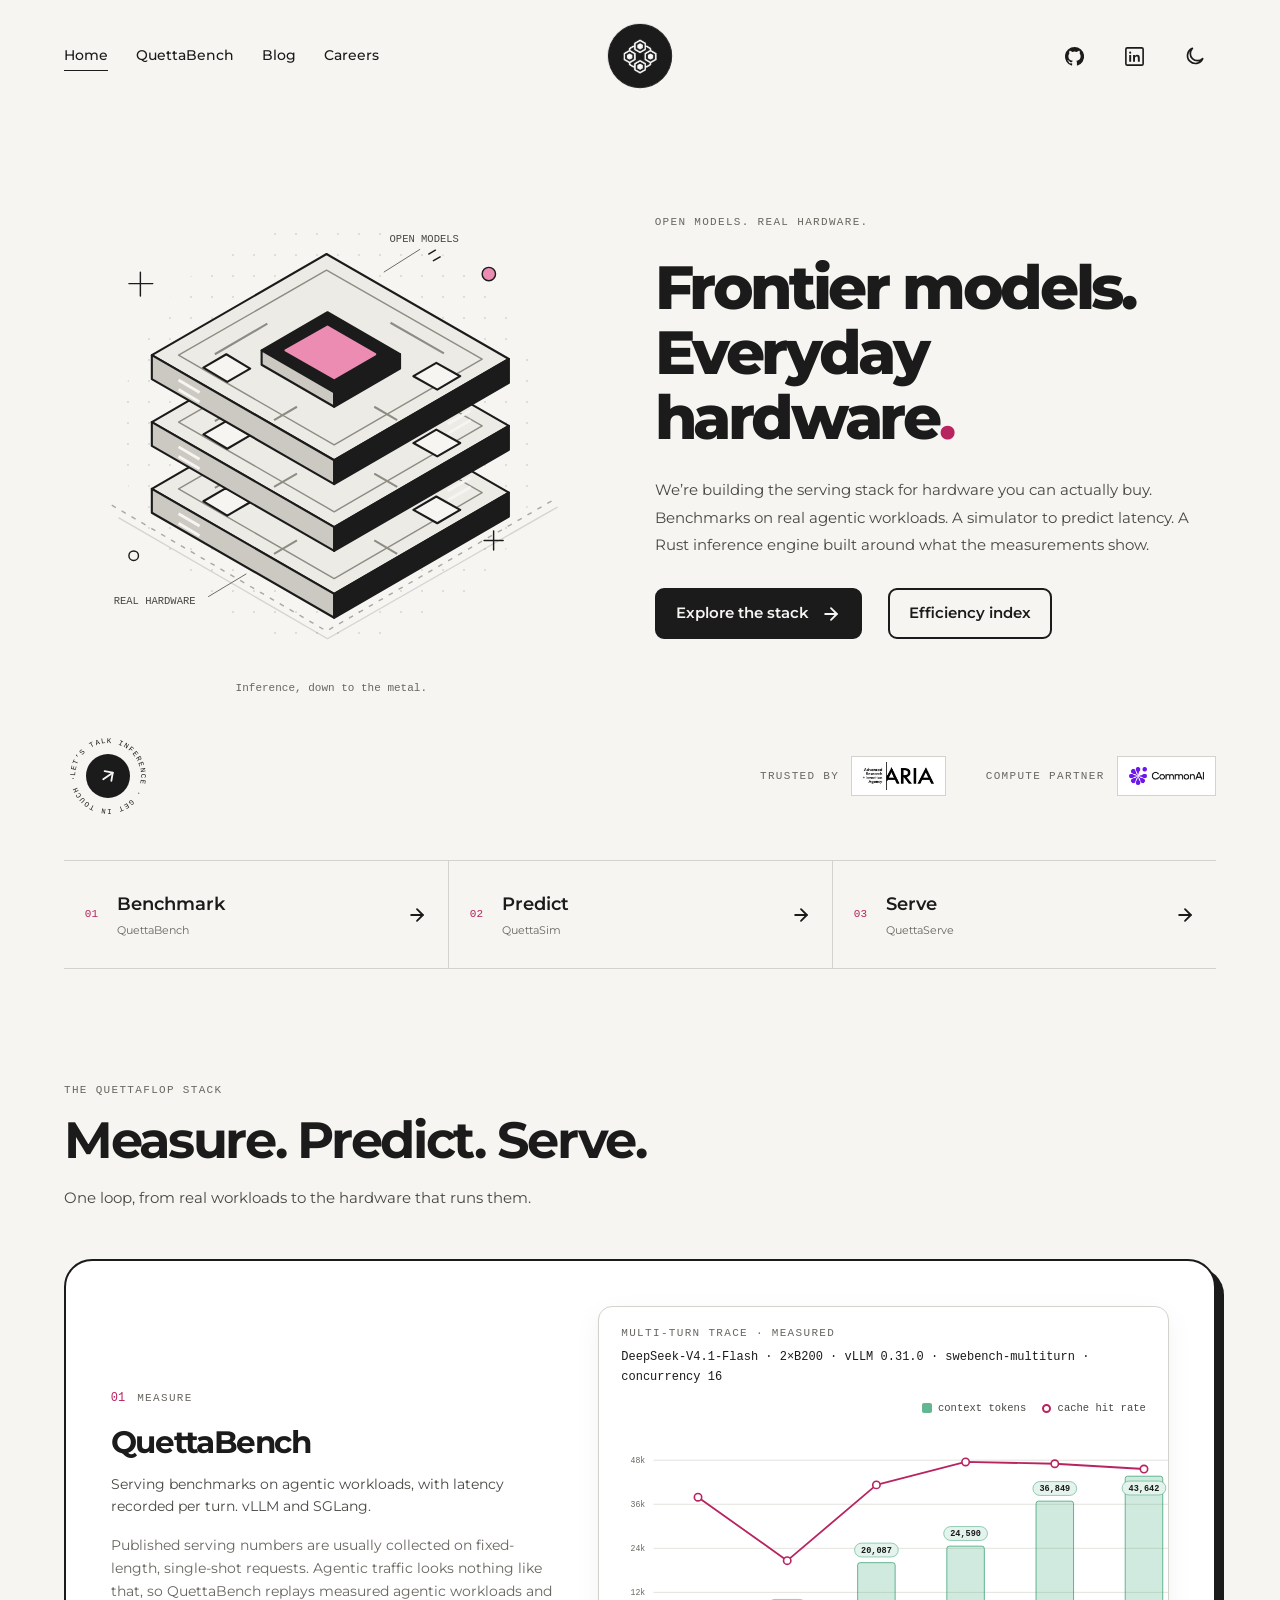
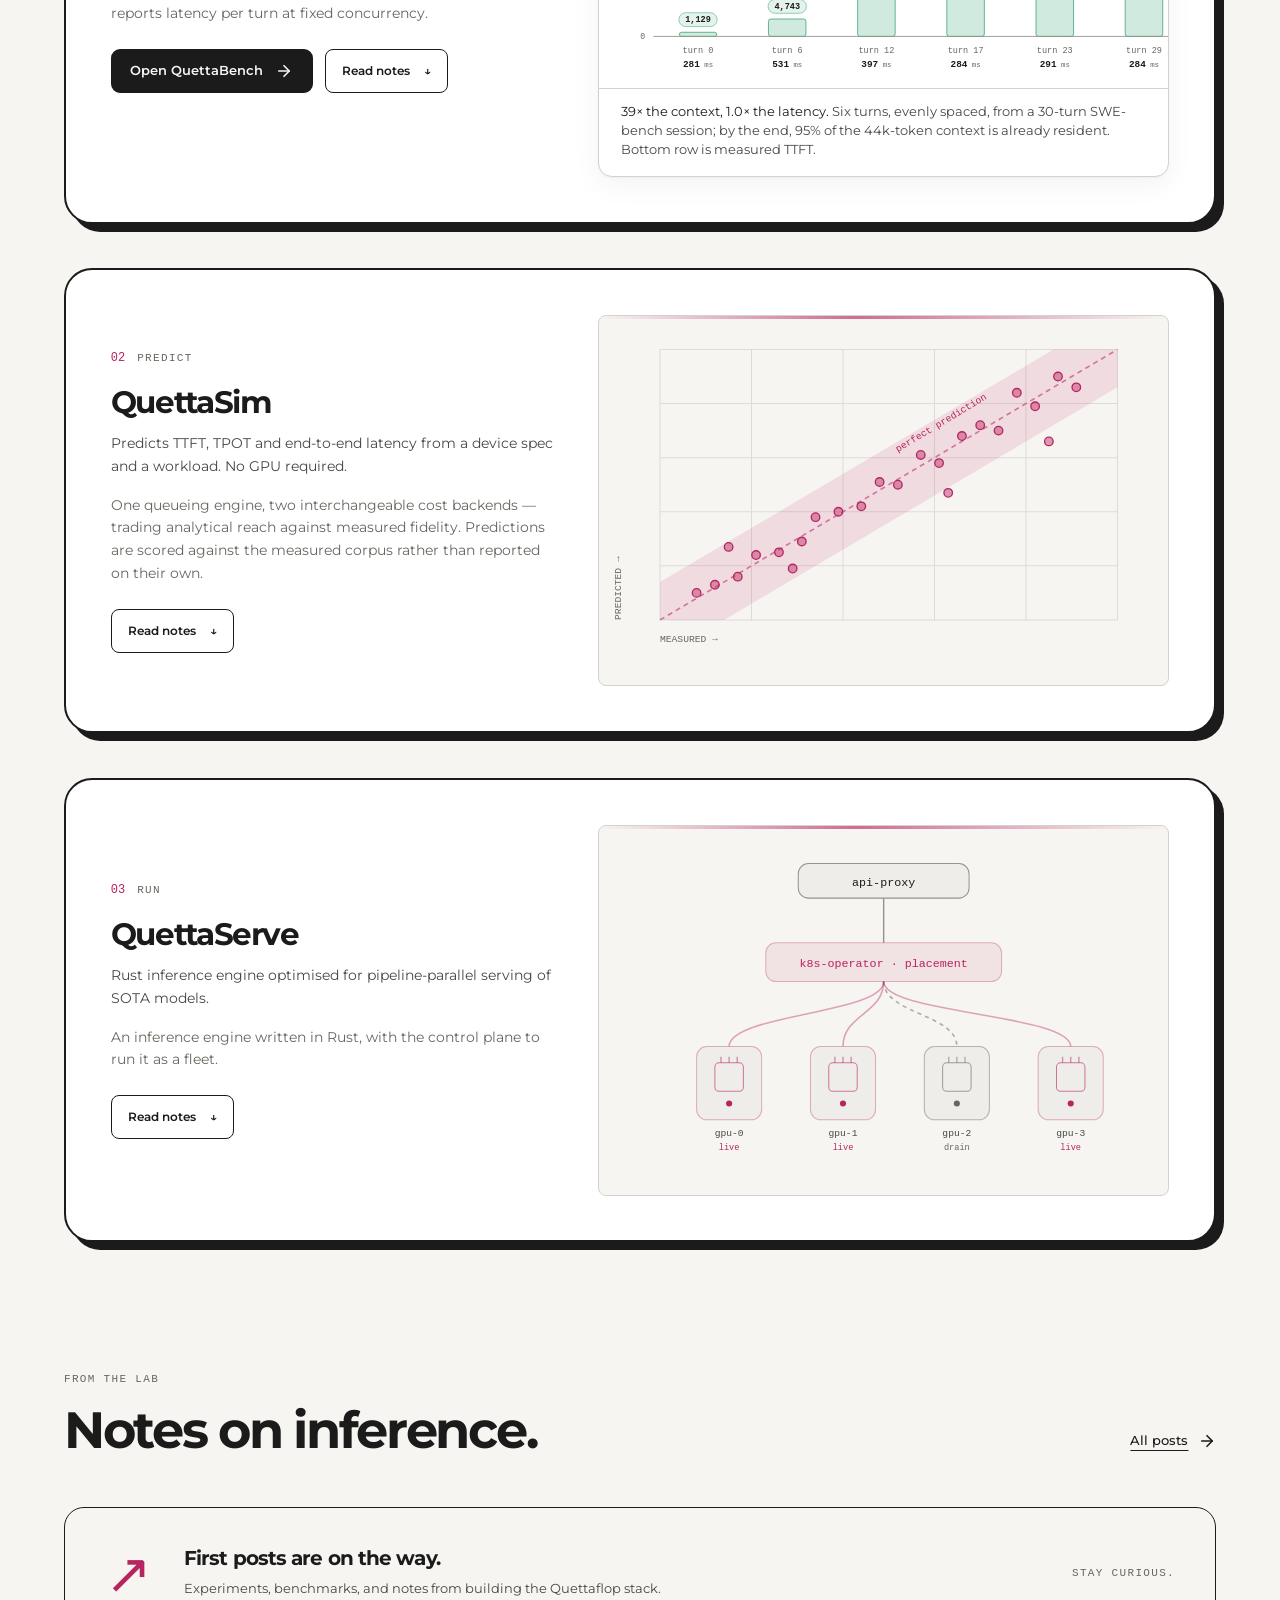
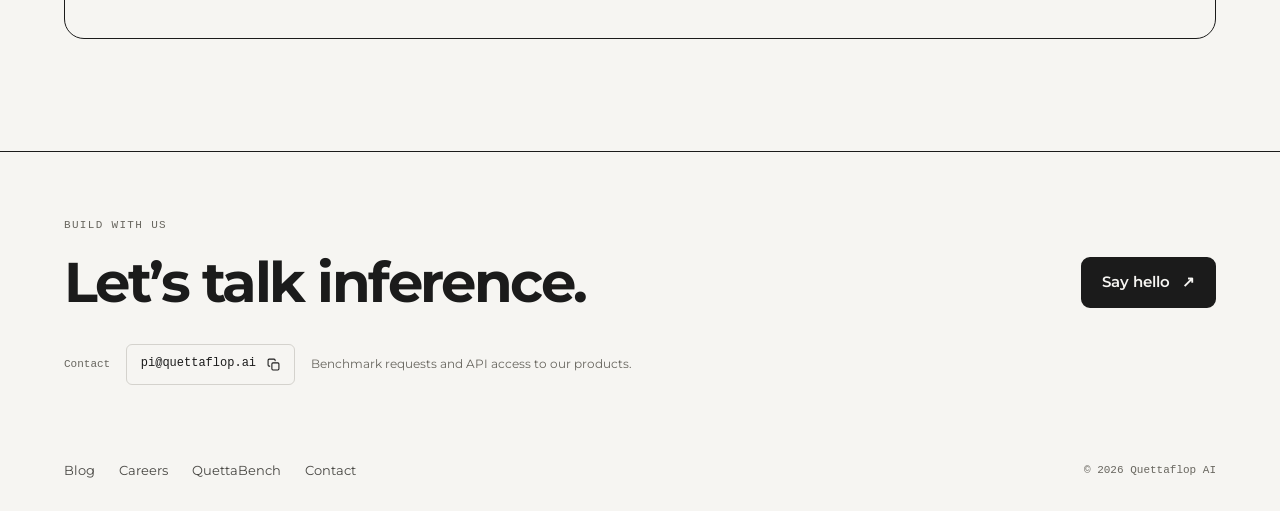
<file: index.html>
<!doctype html>
<html lang="en" data-theme="light">
  <head>
    <meta charset="UTF-8" />
    <meta name="viewport" content="width=device-width, initial-scale=1.0" />
    <title>Quettaflop AI</title>
    <meta
      name="description"
      content="Benchmarks, a latency simulator, a results dashboard and a serving stack for LLM inference on agent workloads. 5,756 measured runs across 14 hardware configurations."
    />
    <meta name="theme-color" content="#f6f5f2" />
    <script>
      try {
        var t = localStorage.getItem('qf-theme');
        if (t === 'light' || t === 'dark') document.documentElement.setAttribute('data-theme', t);
      } catch (e) {}
    </script>
    <link rel="icon" type="image/png" sizes="32x32" href="/favicon-32.png" />
    <link rel="icon" type="image/png" href="/favicon.png" />
    <link rel="apple-touch-icon" href="/apple-touch-icon.png" />
    <meta property="og:title" content="Quettaflop AI" />
    <meta
      property="og:description"
      content="5,756 measured benchmark runs across 14 hardware configurations, and a simulator scored against them."
    />
    <meta property="og:type" content="website" />
    <script type="module" crossorigin src="/assets/site-CkLRjYSk.js"></script>
    <link rel="stylesheet" crossorigin href="/assets/site-CpWczqE0.css">
  </head>
  <body>
    <div id="root"></div>
    <!-- The marketing entry. It reaches ONLY into src/site/ — never src/App.tsx,
         src/dataUrls.ts or src/env.ts — so no dashboard code or R2 endpoint can
         reach this bundle. scripts/check-site-bundle.mjs enforces that. -->
  </body>
</html>
</file>
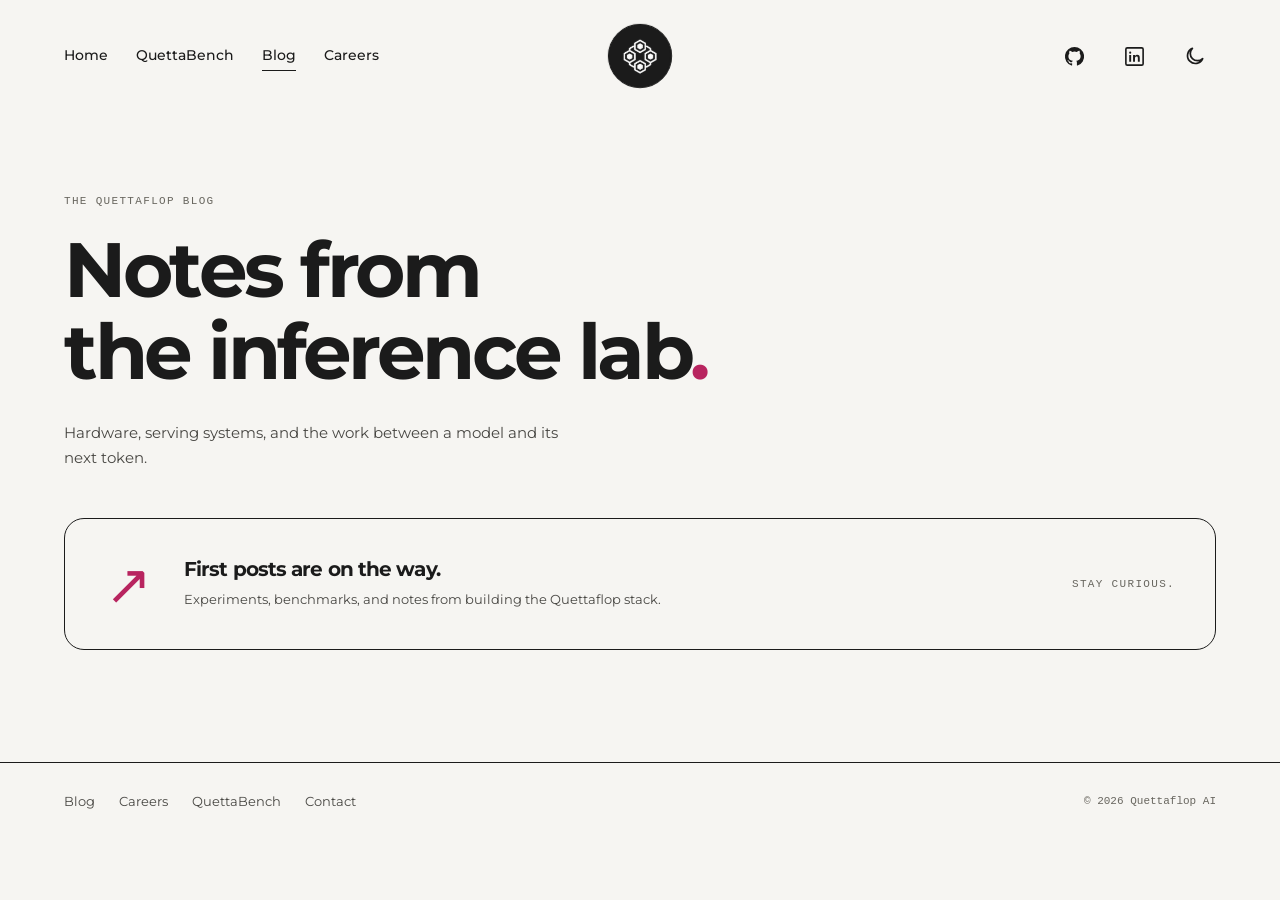
<file: blog/index.html>
<!doctype html>
<html lang="en" data-theme="light">
  <head>
    <meta charset="UTF-8" />
    <meta name="viewport" content="width=device-width, initial-scale=1.0" />
    <title>Blog — Quettaflop AI</title>
    <meta
      name="description"
      content="Hardware, serving systems, and notes from the Quettaflop inference lab."
    />
    <meta name="theme-color" content="#f6f5f2" />
    <script>
      try {
        var t = localStorage.getItem('qf-theme');
        if (t === 'light' || t === 'dark') document.documentElement.setAttribute('data-theme', t);
      } catch (e) {}
    </script>
    <link rel="icon" type="image/png" sizes="32x32" href="/favicon-32.png" />
    <link rel="icon" type="image/png" href="/favicon.png" />
    <link rel="apple-touch-icon" href="/apple-touch-icon.png" />
    <meta property="og:title" content="Blog — Quettaflop AI" />
    <meta
      property="og:description"
      content="Hardware, serving systems, and notes from the Quettaflop inference lab."
    />
    <meta property="og:type" content="website" />
    <script type="module" crossorigin src="/assets/site-CkLRjYSk.js"></script>
    <link rel="stylesheet" crossorigin href="/assets/site-CpWczqE0.css">
  </head>
  <body>
    <div id="root"></div>
    <!-- The marketing entry. It reaches ONLY into src/site/ — never src/App.tsx,
         src/dataUrls.ts or src/env.ts — so no dashboard code or R2 endpoint can
         reach this bundle. scripts/check-site-bundle.mjs enforces that. -->
  </body>
</html>
</file>
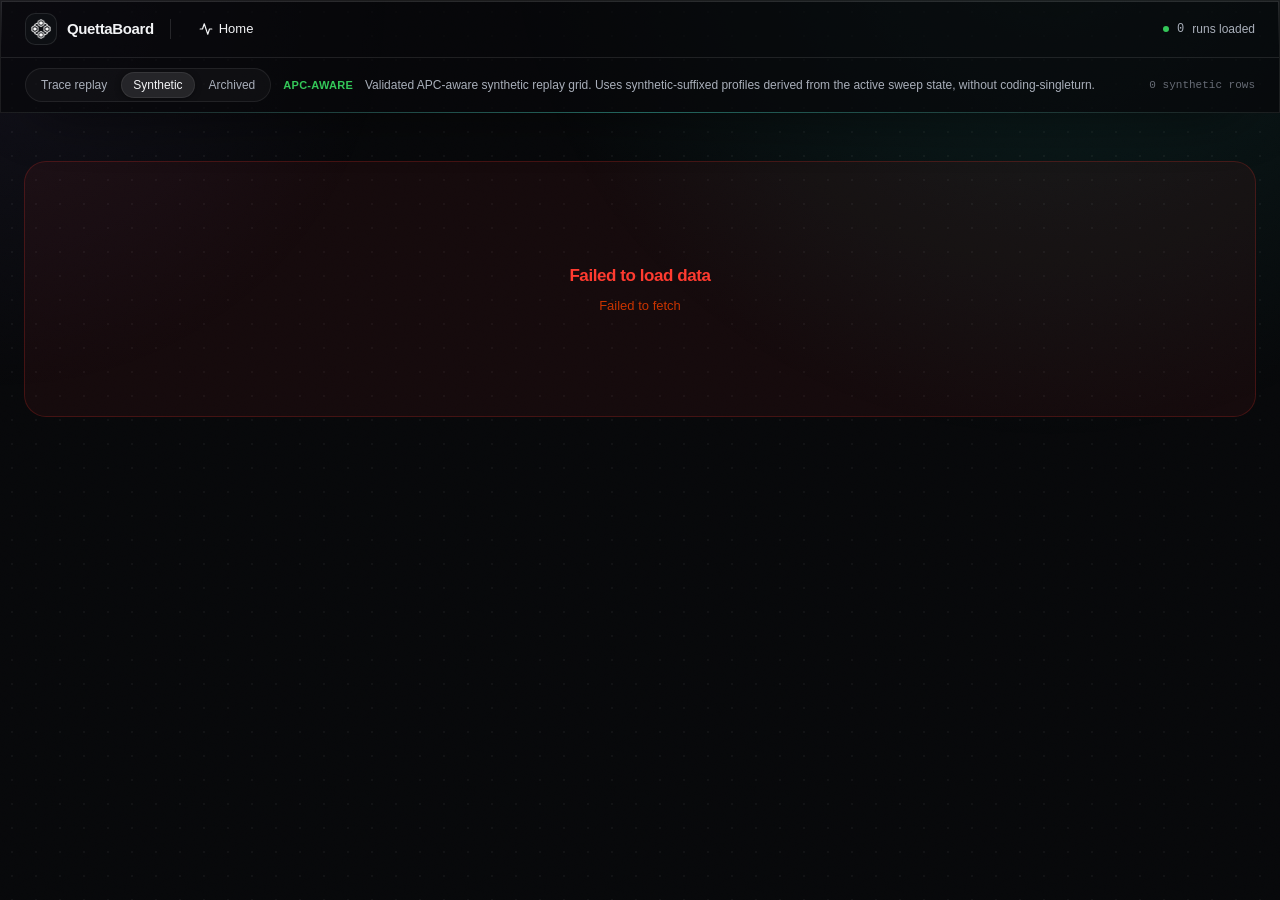
<file: board/index.html>
<!doctype html>
<html lang="en">
  <head>
    <meta charset="UTF-8" />
    <meta name="viewport" content="width=device-width, initial-scale=1.0" />
    <title>QuettaBoard</title>
    <link rel="icon" type="image/png" sizes="32x32" href="/board/favicon-32.png" />
    <link rel="icon" type="image/png" href="/board/favicon.png" />
    <link rel="apple-touch-icon" href="/board/apple-touch-icon.png" />
    <meta name="theme-color" content="#0d0f13" />
    <script type="module" crossorigin src="/board/assets/index-BpDyaGqx.js"></script>
    <link rel="stylesheet" crossorigin href="/board/assets/index-D9kHjcVP.css">
  </head>
  <body>
    <div id="root"></div>
  </body>
</html>
</file>
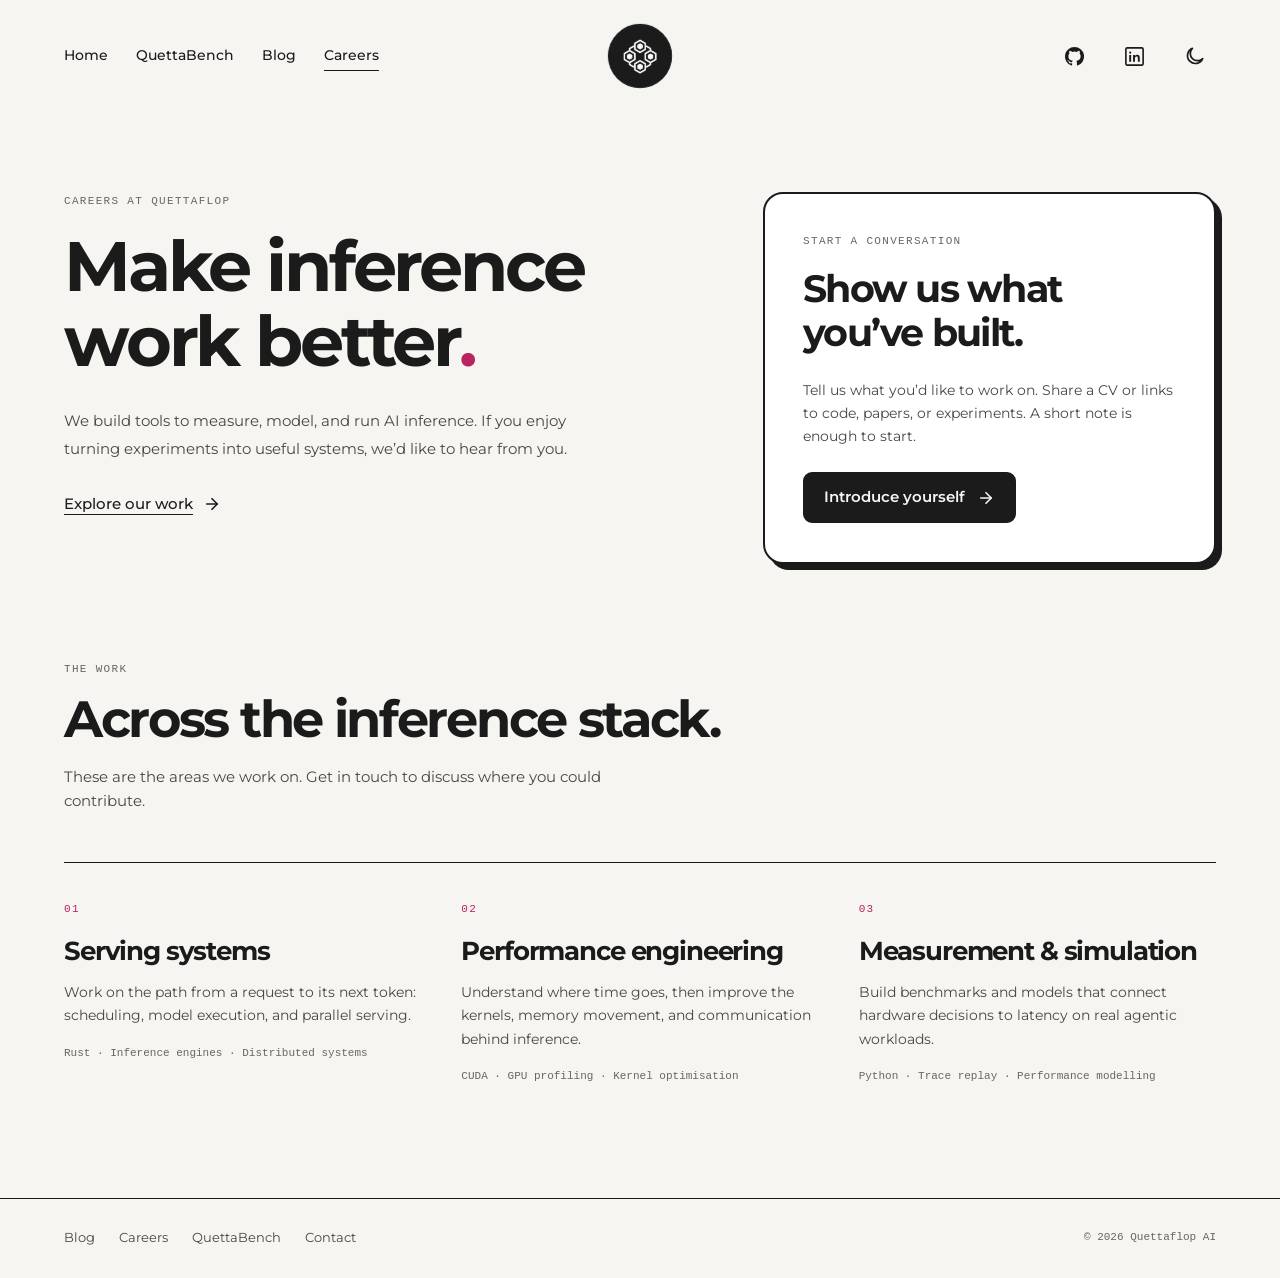
<file: careers/index.html>
<!doctype html>
<html lang="en" data-theme="light">
  <head>
    <meta charset="UTF-8" />
    <meta name="viewport" content="width=device-width, initial-scale=1.0" />
    <title>Careers — Quettaflop AI</title>
    <meta
      name="description"
      content="Build tools to measure, model, and run AI inference. Get in touch with Quettaflop about serving systems, GPU performance, and simulation."
    />
    <meta name="theme-color" content="#f6f5f2" />
    <script>
      try {
        var t = localStorage.getItem('qf-theme');
        if (t === 'light' || t === 'dark') document.documentElement.setAttribute('data-theme', t);
      } catch (e) {}
    </script>
    <link rel="icon" type="image/png" sizes="32x32" href="/favicon-32.png" />
    <link rel="icon" type="image/png" href="/favicon.png" />
    <link rel="apple-touch-icon" href="/apple-touch-icon.png" />
    <meta property="og:title" content="Careers — Quettaflop AI" />
    <meta
      property="og:description"
      content="Build tools to measure, model, and run AI inference. Get in touch with Quettaflop about serving systems, GPU performance, and simulation."
    />
    <meta property="og:type" content="website" />
    <script type="module" crossorigin src="/assets/site-CkLRjYSk.js"></script>
    <link rel="stylesheet" crossorigin href="/assets/site-CpWczqE0.css">
  </head>
  <body>
    <div id="root"></div>
    <!-- The marketing entry. It reaches ONLY into src/site/ — never src/App.tsx,
         src/dataUrls.ts or src/env.ts — so no dashboard code or R2 endpoint can
         reach this bundle. scripts/check-site-bundle.mjs enforces that. -->
  </body>
</html>
</file>
<file: board/assets/index-D9kHjcVP.css>
/*! tailwindcss v4.2.1 | MIT License | https://tailwindcss.com */@layer properties{@supports (((-webkit-hyphens:none)) and (not (margin-trim:inline))) or ((-moz-orient:inline) and (not (color:rgb(from red r g b)))){*,:before,:after,::backdrop{--tw-space-y-reverse:0;--tw-divide-y-reverse:0;--tw-border-style:solid;--tw-gradient-position:initial;--tw-gradient-from:#0000;--tw-gradient-via:#0000;--tw-gradient-to:#0000;--tw-gradient-stops:initial;--tw-gradient-via-stops:initial;--tw-gradient-from-position:0%;--tw-gradient-via-position:50%;--tw-gradient-to-position:100%;--tw-leading:initial;--tw-font-weight:initial;--tw-tracking:initial;--tw-ordinal:initial;--tw-slashed-zero:initial;--tw-numeric-figure:initial;--tw-numeric-spacing:initial;--tw-numeric-fraction:initial;--tw-shadow:0 0 #0000;--tw-shadow-color:initial;--tw-shadow-alpha:100%;--tw-inset-shadow:0 0 #0000;--tw-inset-shadow-color:initial;--tw-inset-shadow-alpha:100%;--tw-ring-color:initial;--tw-ring-shadow:0 0 #0000;--tw-inset-ring-color:initial;--tw-inset-ring-shadow:0 0 #0000;--tw-ring-inset:initial;--tw-ring-offset-width:0px;--tw-ring-offset-color:#fff;--tw-ring-offset-shadow:0 0 #0000;--tw-blur:initial;--tw-brightness:initial;--tw-contrast:initial;--tw-grayscale:initial;--tw-hue-rotate:initial;--tw-invert:initial;--tw-opacity:initial;--tw-saturate:initial;--tw-sepia:initial;--tw-drop-shadow:initial;--tw-drop-shadow-color:initial;--tw-drop-shadow-alpha:100%;--tw-drop-shadow-size:initial;--tw-duration:initial;--tw-ease:initial;--tw-divide-x-reverse:0}}}@layer theme{:root,:host{--font-sans:ui-sans-serif, system-ui, sans-serif, "Apple Color Emoji", "Segoe UI Emoji", "Segoe UI Symbol", "Noto Color Emoji";--font-mono:ui-monospace, SFMono-Regular, Menlo, Monaco, Consolas, "Liberation Mono", "Courier New", monospace;--color-white:#fff;--spacing:.25rem;--container-3xl:48rem;--container-7xl:80rem;--text-xs:.75rem;--text-xs--line-height:calc(1 / .75);--text-sm:.875rem;--text-sm--line-height:calc(1.25 / .875);--text-base:1rem;--text-base--line-height: 1.5 ;--text-lg:1.125rem;--text-lg--line-height:calc(1.75 / 1.125);--text-2xl:1.5rem;--text-2xl--line-height:calc(2 / 1.5);--text-3xl:1.875rem;--text-3xl--line-height: 1.2 ;--font-weight-normal:400;--font-weight-medium:500;--font-weight-semibold:600;--tracking-tight:-.025em;--tracking-normal:0em;--tracking-wide:.025em;--tracking-widest:.1em;--leading-tight:1.25;--leading-relaxed:1.625;--radius-sm:.25rem;--radius-md:.375rem;--radius-lg:.5rem;--radius-xl:.75rem;--radius-2xl:1rem;--ease-out:cubic-bezier(0, 0, .2, 1);--animate-pulse:pulse 2s cubic-bezier(.4, 0, .6, 1) infinite;--default-transition-duration:.15s;--default-transition-timing-function:cubic-bezier(.4, 0, .2, 1);--default-font-family:var(--font-sans);--default-mono-font-family:var(--font-mono)}}@layer base{*,:after,:before,::backdrop{box-sizing:border-box;border:0 solid;margin:0;padding:0}::file-selector-button{box-sizing:border-box;border:0 solid;margin:0;padding:0}html,:host{-webkit-text-size-adjust:100%;-moz-tab-size:4;tab-size:4;line-height:1.5;font-family:var(--default-font-family,ui-sans-serif, system-ui, sans-serif, "Apple Color Emoji", "Segoe UI Emoji", "Segoe UI Symbol", "Noto Color Emoji");font-feature-settings:var(--default-font-feature-settings,normal);font-variation-settings:var(--default-font-variation-settings,normal);-webkit-tap-highlight-color:transparent}hr{height:0;color:inherit;border-top-width:1px}abbr:where([title]){-webkit-text-decoration:underline dotted;text-decoration:underline dotted}h1,h2,h3,h4,h5,h6{font-size:inherit;font-weight:inherit}a{color:inherit;-webkit-text-decoration:inherit;text-decoration:inherit}b,strong{font-weight:bolder}code,kbd,samp,pre{font-family:var(--default-mono-font-family,ui-monospace, SFMono-Regular, Menlo, Monaco, Consolas, "Liberation Mono", "Courier New", monospace);font-feature-settings:var(--default-mono-font-feature-settings,normal);font-variation-settings:var(--default-mono-font-variation-settings,normal);font-size:1em}small{font-size:80%}sub,sup{vertical-align:baseline;font-size:75%;line-height:0;position:relative}sub{bottom:-.25em}sup{top:-.5em}table{text-indent:0;border-color:inherit;border-collapse:collapse}:-moz-focusring{outline:auto}progress{vertical-align:baseline}summary{display:list-item}ol,ul,menu{list-style:none}img,svg,video,canvas,audio,iframe,embed,object{vertical-align:middle;display:block}img,video{max-width:100%;height:auto}button,input,select,optgroup,textarea{font:inherit;font-feature-settings:inherit;font-variation-settings:inherit;letter-spacing:inherit;color:inherit;opacity:1;background-color:#0000;border-radius:0}::file-selector-button{font:inherit;font-feature-settings:inherit;font-variation-settings:inherit;letter-spacing:inherit;color:inherit;opacity:1;background-color:#0000;border-radius:0}:where(select:is([multiple],[size])) optgroup{font-weight:bolder}:where(select:is([multiple],[size])) optgroup option{padding-inline-start:20px}::file-selector-button{margin-inline-end:4px}::placeholder{opacity:1}@supports (not ((-webkit-appearance:-apple-pay-button))) or (contain-intrinsic-size:1px){::placeholder{color:currentColor}@supports (color:color-mix(in lab,red,red)){::placeholder{color:color-mix(in oklab,currentcolor 50%,transparent)}}}textarea{resize:vertical}::-webkit-search-decoration{-webkit-appearance:none}::-webkit-date-and-time-value{min-height:1lh;text-align:inherit}::-webkit-datetime-edit{display:inline-flex}::-webkit-datetime-edit-fields-wrapper{padding:0}::-webkit-datetime-edit{padding-block:0}::-webkit-datetime-edit-year-field{padding-block:0}::-webkit-datetime-edit-month-field{padding-block:0}::-webkit-datetime-edit-day-field{padding-block:0}::-webkit-datetime-edit-hour-field{padding-block:0}::-webkit-datetime-edit-minute-field{padding-block:0}::-webkit-datetime-edit-second-field{padding-block:0}::-webkit-datetime-edit-millisecond-field{padding-block:0}::-webkit-datetime-edit-meridiem-field{padding-block:0}::-webkit-calendar-picker-indicator{line-height:1}:-moz-ui-invalid{box-shadow:none}button,input:where([type=button],[type=reset],[type=submit]){-webkit-appearance:button;-moz-appearance:button;appearance:button}::file-selector-button{-webkit-appearance:button;-moz-appearance:button;appearance:button}::-webkit-inner-spin-button{height:auto}::-webkit-outer-spin-button{height:auto}[hidden]:where(:not([hidden=until-found])){display:none!important}}@layer components;@layer utilities{.pointer-events-none{pointer-events:none}.visible{visibility:visible}.absolute{position:absolute}.fixed{position:fixed}.relative{position:relative}.static{position:static}.sticky{position:sticky}.inset-0{inset:calc(var(--spacing) * 0)}.inset-x-0{inset-inline:calc(var(--spacing) * 0)}.start{inset-inline-start:var(--spacing)}.end{inset-inline-end:var(--spacing)}.top-0{top:calc(var(--spacing) * 0)}.top-4{top:calc(var(--spacing) * 4)}.top-\[3px\]{top:3px}.right-3{right:calc(var(--spacing) * 3)}.bottom-0{bottom:calc(var(--spacing) * 0)}.bottom-\[3px\]{bottom:3px}.left-0{left:calc(var(--spacing) * 0)}.z-10{z-index:10}.z-20{z-index:20}.z-30{z-index:30}.z-50{z-index:50}.mx-1{margin-inline:calc(var(--spacing) * 1)}.mx-auto{margin-inline:auto}.mt-0\.5{margin-top:calc(var(--spacing) * .5)}.mt-1{margin-top:calc(var(--spacing) * 1)}.mt-1\.5{margin-top:calc(var(--spacing) * 1.5)}.mt-2{margin-top:calc(var(--spacing) * 2)}.mt-3{margin-top:calc(var(--spacing) * 3)}.mt-4{margin-top:calc(var(--spacing) * 4)}.mt-5{margin-top:calc(var(--spacing) * 5)}.mr-2{margin-right:calc(var(--spacing) * 2)}.mb-1{margin-bottom:calc(var(--spacing) * 1)}.mb-1\.5{margin-bottom:calc(var(--spacing) * 1.5)}.mb-2{margin-bottom:calc(var(--spacing) * 2)}.mb-2\.5{margin-bottom:calc(var(--spacing) * 2.5)}.mb-3{margin-bottom:calc(var(--spacing) * 3)}.mb-4{margin-bottom:calc(var(--spacing) * 4)}.mb-5{margin-bottom:calc(var(--spacing) * 5)}.mb-8{margin-bottom:calc(var(--spacing) * 8)}.mb-10{margin-bottom:calc(var(--spacing) * 10)}.mb-12{margin-bottom:calc(var(--spacing) * 12)}.ml-1{margin-left:calc(var(--spacing) * 1)}.ml-2{margin-left:calc(var(--spacing) * 2)}.ml-3{margin-left:calc(var(--spacing) * 3)}.ml-auto{margin-left:auto}.block{display:block}.contents{display:contents}.flex{display:flex}.grid{display:grid}.hidden{display:none}.inline{display:inline}.inline-block{display:inline-block}.inline-flex{display:inline-flex}.table{display:table}.h-1{height:calc(var(--spacing) * 1)}.h-1\.5{height:calc(var(--spacing) * 1.5)}.h-2{height:calc(var(--spacing) * 2)}.h-2\.5{height:calc(var(--spacing) * 2.5)}.h-3{height:calc(var(--spacing) * 3)}.h-4{height:calc(var(--spacing) * 4)}.h-5{height:calc(var(--spacing) * 5)}.h-8{height:calc(var(--spacing) * 8)}.h-9{height:calc(var(--spacing) * 9)}.h-56{height:calc(var(--spacing) * 56)}.h-64{height:calc(var(--spacing) * 64)}.h-full{height:100%}.max-h-\[420px\]{max-height:420px}.min-h-8{min-height:calc(var(--spacing) * 8)}.min-h-\[30px\]{min-height:30px}.min-h-\[72px\]{min-height:72px}.min-h-screen{min-height:100vh}.w-1\.5{width:calc(var(--spacing) * 1.5)}.w-2{width:calc(var(--spacing) * 2)}.w-2\.5{width:calc(var(--spacing) * 2.5)}.w-3{width:calc(var(--spacing) * 3)}.w-4{width:calc(var(--spacing) * 4)}.w-5{width:calc(var(--spacing) * 5)}.w-8{width:calc(var(--spacing) * 8)}.w-9{width:calc(var(--spacing) * 9)}.w-20{width:calc(var(--spacing) * 20)}.w-44{width:calc(var(--spacing) * 44)}.w-60{width:calc(var(--spacing) * 60)}.w-\[72px\]{width:72px}.w-\[74px\]{width:74px}.w-\[104px\]{width:104px}.w-\[116px\]{width:116px}.w-\[122px\]{width:122px}.w-\[150px\]{width:150px}.w-\[170px\]{width:170px}.w-\[210px\]{width:210px}.w-\[220px\]{width:220px}.w-fit{width:fit-content}.w-full{width:100%}.w-px{width:1px}.max-w-3xl{max-width:var(--container-3xl)}.max-w-7xl{max-width:var(--container-7xl)}.max-w-\[56ch\]{max-width:56ch}.max-w-\[220px\]{max-width:220px}.max-w-full{max-width:100%}.min-w-0{min-width:calc(var(--spacing) * 0)}.min-w-\[82px\]{min-width:82px}.min-w-\[146px\]{min-width:146px}.min-w-\[150px\]{min-width:150px}.min-w-\[190px\]{min-width:190px}.min-w-\[220px\]{min-width:220px}.min-w-\[1240px\]{min-width:1240px}.min-w-full{min-width:100%}.min-w-max{min-width:max-content}.flex-1{flex:1}.flex-shrink-0,.shrink-0{flex-shrink:0}.grow{flex-grow:1}.table-fixed{table-layout:fixed}.border-collapse{border-collapse:collapse}.animate-pulse{animation:var(--animate-pulse)}.cursor-not-allowed{cursor:not-allowed}.cursor-pointer{cursor:pointer}.resize{resize:both}.grid-cols-1{grid-template-columns:repeat(1,minmax(0,1fr))}.grid-cols-2{grid-template-columns:repeat(2,minmax(0,1fr))}.grid-cols-3{grid-template-columns:repeat(3,minmax(0,1fr))}.grid-cols-\[34px_1fr\]{grid-template-columns:34px 1fr}.flex-col{flex-direction:column}.flex-wrap{flex-wrap:wrap}.items-baseline{align-items:baseline}.items-center{align-items:center}.items-end{align-items:flex-end}.items-start{align-items:flex-start}.items-stretch{align-items:stretch}.justify-between{justify-content:space-between}.justify-center{justify-content:center}.justify-end{justify-content:flex-end}.gap-0\.5{gap:calc(var(--spacing) * .5)}.gap-1{gap:calc(var(--spacing) * 1)}.gap-1\.5{gap:calc(var(--spacing) * 1.5)}.gap-2{gap:calc(var(--spacing) * 2)}.gap-2\.5{gap:calc(var(--spacing) * 2.5)}.gap-3{gap:calc(var(--spacing) * 3)}.gap-4{gap:calc(var(--spacing) * 4)}.gap-6{gap:calc(var(--spacing) * 6)}:where(.space-y-0\.5>:not(:last-child)){--tw-space-y-reverse:0;margin-block-start:calc(calc(var(--spacing) * .5) * var(--tw-space-y-reverse));margin-block-end:calc(calc(var(--spacing) * .5) * calc(1 - var(--tw-space-y-reverse)))}:where(.space-y-1>:not(:last-child)){--tw-space-y-reverse:0;margin-block-start:calc(calc(var(--spacing) * 1) * var(--tw-space-y-reverse));margin-block-end:calc(calc(var(--spacing) * 1) * calc(1 - var(--tw-space-y-reverse)))}:where(.space-y-1\.5>:not(:last-child)){--tw-space-y-reverse:0;margin-block-start:calc(calc(var(--spacing) * 1.5) * var(--tw-space-y-reverse));margin-block-end:calc(calc(var(--spacing) * 1.5) * calc(1 - var(--tw-space-y-reverse)))}:where(.space-y-2>:not(:last-child)){--tw-space-y-reverse:0;margin-block-start:calc(calc(var(--spacing) * 2) * var(--tw-space-y-reverse));margin-block-end:calc(calc(var(--spacing) * 2) * calc(1 - var(--tw-space-y-reverse)))}:where(.space-y-3>:not(:last-child)){--tw-space-y-reverse:0;margin-block-start:calc(calc(var(--spacing) * 3) * var(--tw-space-y-reverse));margin-block-end:calc(calc(var(--spacing) * 3) * calc(1 - var(--tw-space-y-reverse)))}:where(.space-y-4>:not(:last-child)){--tw-space-y-reverse:0;margin-block-start:calc(calc(var(--spacing) * 4) * var(--tw-space-y-reverse));margin-block-end:calc(calc(var(--spacing) * 4) * calc(1 - var(--tw-space-y-reverse)))}:where(.space-y-5>:not(:last-child)){--tw-space-y-reverse:0;margin-block-start:calc(calc(var(--spacing) * 5) * var(--tw-space-y-reverse));margin-block-end:calc(calc(var(--spacing) * 5) * calc(1 - var(--tw-space-y-reverse)))}:where(.space-y-6>:not(:last-child)){--tw-space-y-reverse:0;margin-block-start:calc(calc(var(--spacing) * 6) * var(--tw-space-y-reverse));margin-block-end:calc(calc(var(--spacing) * 6) * calc(1 - var(--tw-space-y-reverse)))}.gap-x-1{column-gap:calc(var(--spacing) * 1)}.gap-x-2{column-gap:calc(var(--spacing) * 2)}.gap-x-3{column-gap:calc(var(--spacing) * 3)}.gap-x-4{column-gap:calc(var(--spacing) * 4)}.gap-y-0\.5{row-gap:calc(var(--spacing) * .5)}.gap-y-1{row-gap:calc(var(--spacing) * 1)}.gap-y-1\.5{row-gap:calc(var(--spacing) * 1.5)}.gap-y-2{row-gap:calc(var(--spacing) * 2)}:where(.divide-y>:not(:last-child)){--tw-divide-y-reverse:0;border-bottom-style:var(--tw-border-style);border-top-style:var(--tw-border-style);border-top-width:calc(1px * var(--tw-divide-y-reverse));border-bottom-width:calc(1px * calc(1 - var(--tw-divide-y-reverse)))}:where(.divide-\[\#ffffff14\]\/70>:not(:last-child)){border-color:#ffffff0e}:where(.divide-white\/10>:not(:last-child)){border-color:#ffffff1a}@supports (color:color-mix(in lab,red,red)){:where(.divide-white\/10>:not(:last-child)){border-color:color-mix(in oklab,var(--color-white) 10%,transparent)}}.self-center{align-self:center}.self-start{align-self:flex-start}.truncate{text-overflow:ellipsis;white-space:nowrap;overflow:hidden}.overflow-auto{overflow:auto}.overflow-hidden{overflow:hidden}.overflow-x-auto{overflow-x:auto}.overflow-y-auto{overflow-y:auto}.overflow-y-scroll{overflow-y:scroll}.rounded{border-radius:.25rem}.rounded-2xl{border-radius:var(--radius-2xl)}.rounded-\[10px\]{border-radius:10px}.rounded-\[15px\]{border-radius:15px}.rounded-\[18px\]{border-radius:18px}.rounded-\[20px\]{border-radius:20px}.rounded-\[22px\]{border-radius:22px}.rounded-\[24px\]{border-radius:24px}.rounded-\[26px\]{border-radius:26px}.rounded-full{border-radius:3.40282e38px}.rounded-lg{border-radius:var(--radius-lg)}.rounded-md{border-radius:var(--radius-md)}.rounded-sm{border-radius:var(--radius-sm)}.rounded-xl{border-radius:var(--radius-xl)}.rounded-t-\[20px\]{border-top-left-radius:20px;border-top-right-radius:20px}.rounded-b-\[20px\]{border-bottom-right-radius:20px;border-bottom-left-radius:20px}.rounded-b-\[22px\]{border-bottom-right-radius:22px;border-bottom-left-radius:22px}.border{border-style:var(--tw-border-style);border-width:1px}.border-t{border-top-style:var(--tw-border-style);border-top-width:1px}.border-t-2{border-top-style:var(--tw-border-style);border-top-width:2px}.border-r{border-right-style:var(--tw-border-style);border-right-width:1px}.border-b{border-bottom-style:var(--tw-border-style);border-bottom-width:1px}.border-b-2{border-bottom-style:var(--tw-border-style);border-bottom-width:2px}.border-l{border-left-style:var(--tw-border-style);border-left-width:1px}.border-l-2{border-left-style:var(--tw-border-style);border-left-width:2px}.border-\[\#0b0d10\]{border-color:#0b0d10}.border-\[\#2dd4bf\]{border-color:#2dd4bf}.border-\[\#2dd4bf\]\/30{border-color:#2dd4bf4d}.border-\[\#2dd4bf\]\/45{border-color:#2dd4bf73}.border-\[\#3fb950\]{border-color:#3fb950}.border-\[\#3fb950\]\/30{border-color:#3fb9504d}.border-\[\#3fb950\]\/35{border-color:#3fb95059}.border-\[\#3fb950\]\/40{border-color:#3fb95066}.border-\[\#3fb950\]\/45{border-color:#3fb95073}.border-\[\#3fb950\]\/60{border-color:#3fb95099}.border-\[\#34c759\]\/30{border-color:#34c7594d}.border-\[\#58a6ff\]\/30{border-color:#58a6ff4d}.border-\[\#58a6ff\]\/35{border-color:#58a6ff59}.border-\[\#58a6ff\]\/40{border-color:#58a6ff66}.border-\[\#64b5f6\]{border-color:#64b5f6}.border-\[\#64b5f6\]\/35{border-color:#64b5f659}.border-\[\#64b5f6\]\/40{border-color:#64b5f666}.border-\[\#238636\]\/40{border-color:#23863666}.border-\[\#d29922\]\/40{border-color:#d2992266}.border-\[\#d29922\]\/45{border-color:#d2992273}.border-\[\#f0883e\]{border-color:#f0883e}.border-\[\#f0883e\]\/30{border-color:#f0883e4d}.border-\[\#f85149\]{border-color:#f85149}.border-\[\#f85149\]\/30{border-color:#f851494d}.border-\[\#f85149\]\/35{border-color:#f8514959}.border-\[\#f85149\]\/40{border-color:#f8514966}.border-\[\#f85149\]\/45{border-color:#f8514973}.border-\[\#f97583\]\/30{border-color:#f975834d}.border-\[\#ff3b30\]\/20{border-color:#ff3b3033}.border-\[\#ff3b30\]\/30{border-color:#ff3b304d}.border-\[\#ff9f0a\]\/30{border-color:#ff9f0a4d}.border-\[\#ff9f0a\]\/40{border-color:#ff9f0a66}.border-\[\#ff9800\]\/35{border-color:#ff980059}.border-\[\#ff9800\]\/40{border-color:#ff980066}.border-\[\#ffb74d\]{border-color:#ffb74d}.border-\[\#ffb74d\]\/35{border-color:#ffb74d59}.border-\[\#ffb74d\]\/40{border-color:#ffb74d66}.border-\[\#ffffff0d\]{border-color:#ffffff0d}.border-\[\#ffffff0f\]{border-color:#ffffff0f}.border-\[\#ffffff1f\]{border-color:#ffffff1f}.border-\[\#ffffff14\]{border-color:#ffffff14}.border-\[\#ffffff14\]\/50{border-color:#ffffff0a}.border-transparent{border-color:#0000}.border-white\/10{border-color:#ffffff1a}@supports (color:color-mix(in lab,red,red)){.border-white\/10{border-color:color-mix(in oklab,var(--color-white) 10%,transparent)}}.border-white\/60{border-color:#fff9}@supports (color:color-mix(in lab,red,red)){.border-white\/60{border-color:color-mix(in oklab,var(--color-white) 60%,transparent)}}.bg-\[\#0b0d10\]{background-color:#0b0d10}.bg-\[\#0b0d10\]\/50{background-color:#0b0d1080}.bg-\[\#0d0f13\]{background-color:#0d0f13}.bg-\[\#00bcd4\]{background-color:#00bcd4}.bg-\[\#2dd4bf\]{background-color:#2dd4bf}.bg-\[\#2dd4bf\]\/10{background-color:#2dd4bf1a}.bg-\[\#2dd4bf\]\/15{background-color:#2dd4bf26}.bg-\[\#2dd4bf\]\/70{background-color:#2dd4bfb3}.bg-\[\#2dd4bf\]\/\[0\.06\]{background-color:#2dd4bf0f}.bg-\[\#3a2a12\]{background-color:#3a2a12}.bg-\[\#3fb950\]{background-color:#3fb950}.bg-\[\#3fb950\]\/10{background-color:#3fb9501a}.bg-\[\#3fb950\]\/12{background-color:#3fb9501f}.bg-\[\#3fb950\]\/15{background-color:#3fb95026}.bg-\[\#6b7280\]{background-color:#6b7280}.bg-\[\#8b5cf6\]\/20{background-color:#8b5cf633}.bg-\[\#34c759\]{background-color:#34c759}.bg-\[\#34c759\]\/10{background-color:#34c7591a}.bg-\[\#58a6ff\]{background-color:#58a6ff}.bg-\[\#58a6ff\]\/5{background-color:#58a6ff0d}.bg-\[\#58a6ff\]\/10{background-color:#58a6ff1a}.bg-\[\#58a6ff\]\/15{background-color:#58a6ff26}.bg-\[\#64b5f6\]{background-color:#64b5f6}.bg-\[\#64b5f6\]\/5{background-color:#64b5f60d}.bg-\[\#64b5f6\]\/10{background-color:#64b5f61a}.bg-\[\#64b5f6\]\/15{background-color:#64b5f626}.bg-\[\#64b5f6\]\/30{background-color:#64b5f64d}.bg-\[\#238636\]\/10{background-color:#2386361a}.bg-\[\#a9afba\]{background-color:#a9afba}.bg-\[\#d2a8ff\]{background-color:#d2a8ff}.bg-\[\#d29922\]\/10{background-color:#d299221a}.bg-\[\#d29922\]\/12{background-color:#d299221f}.bg-\[\#f0883e\]\/10{background-color:#f0883e1a}.bg-\[\#f85149\]{background-color:#f85149}.bg-\[\#f85149\]\/5{background-color:#f851490d}.bg-\[\#f85149\]\/10{background-color:#f851491a}.bg-\[\#f85149\]\/12{background-color:#f851491f}.bg-\[\#f85149\]\/15{background-color:#f8514926}.bg-\[\#f85149\]\/30{background-color:#f851494d}.bg-\[\#f97583\]{background-color:#f97583}.bg-\[\#f97583\]\/10{background-color:#f975831a}.bg-\[\#ff3b30\]\/10{background-color:#ff3b301a}.bg-\[\#ff3b30\]\/\[0\.06\]{background-color:#ff3b300f}.bg-\[\#ff9f0a\]{background-color:#ff9f0a}.bg-\[\#ff9f0a\]\/10{background-color:#ff9f0a1a}.bg-\[\#ff9f0a\]\/15{background-color:#ff9f0a26}.bg-\[\#ff9800\]\/5{background-color:#ff98000d}.bg-\[\#ff9800\]\/10{background-color:#ff98001a}.bg-\[\#ff9800\]\/30{background-color:#ff98004d}.bg-\[\#ffb74d\]{background-color:#ffb74d}.bg-\[\#ffb74d\]\/5{background-color:#ffb74d0d}.bg-\[\#ffb74d\]\/15{background-color:#ffb74d26}.bg-\[\#ffffff1f\]{background-color:#ffffff1f}.bg-transparent{background-color:#0000}.bg-white\/\[0\.02\]{background-color:#ffffff05}@supports (color:color-mix(in lab,red,red)){.bg-white\/\[0\.02\]{background-color:color-mix(in oklab,var(--color-white) 2%,transparent)}}.bg-white\/\[0\.03\]{background-color:#ffffff08}@supports (color:color-mix(in lab,red,red)){.bg-white\/\[0\.03\]{background-color:color-mix(in oklab,var(--color-white) 3%,transparent)}}.bg-white\/\[0\.04\]{background-color:#ffffff0a}@supports (color:color-mix(in lab,red,red)){.bg-white\/\[0\.04\]{background-color:color-mix(in oklab,var(--color-white) 4%,transparent)}}.bg-white\/\[0\.06\]{background-color:#ffffff0f}@supports (color:color-mix(in lab,red,red)){.bg-white\/\[0\.06\]{background-color:color-mix(in oklab,var(--color-white) 6%,transparent)}}.bg-white\/\[0\.08\]{background-color:#ffffff14}@supports (color:color-mix(in lab,red,red)){.bg-white\/\[0\.08\]{background-color:color-mix(in oklab,var(--color-white) 8%,transparent)}}.bg-white\/\[0\.025\]{background-color:#ffffff06}@supports (color:color-mix(in lab,red,red)){.bg-white\/\[0\.025\]{background-color:color-mix(in oklab,var(--color-white) 2.5%,transparent)}}.bg-gradient-to-b{--tw-gradient-position:to bottom in oklab;background-image:linear-gradient(var(--tw-gradient-stops))}.bg-gradient-to-t{--tw-gradient-position:to top in oklab;background-image:linear-gradient(var(--tw-gradient-stops))}.from-\[\#0b0d10\]{--tw-gradient-from:#0b0d10;--tw-gradient-stops:var(--tw-gradient-via-stops,var(--tw-gradient-position), var(--tw-gradient-from) var(--tw-gradient-from-position), var(--tw-gradient-to) var(--tw-gradient-to-position))}.via-\[\#0b0d10\]\/85{--tw-gradient-via:oklab(15.8207% -.00144894 -.00704165/.85);--tw-gradient-via-stops:var(--tw-gradient-position), var(--tw-gradient-from) var(--tw-gradient-from-position), var(--tw-gradient-via) var(--tw-gradient-via-position), var(--tw-gradient-to) var(--tw-gradient-to-position);--tw-gradient-stops:var(--tw-gradient-via-stops)}.to-transparent{--tw-gradient-to:transparent;--tw-gradient-stops:var(--tw-gradient-via-stops,var(--tw-gradient-position), var(--tw-gradient-from) var(--tw-gradient-from-position), var(--tw-gradient-to) var(--tw-gradient-to-position))}.p-1\.5{padding:calc(var(--spacing) * 1.5)}.p-2{padding:calc(var(--spacing) * 2)}.p-2\.5{padding:calc(var(--spacing) * 2.5)}.p-3{padding:calc(var(--spacing) * 3)}.p-4{padding:calc(var(--spacing) * 4)}.p-5{padding:calc(var(--spacing) * 5)}.p-6{padding:calc(var(--spacing) * 6)}.p-8{padding:calc(var(--spacing) * 8)}.px-1{padding-inline:calc(var(--spacing) * 1)}.px-1\.5{padding-inline:calc(var(--spacing) * 1.5)}.px-2{padding-inline:calc(var(--spacing) * 2)}.px-2\.5{padding-inline:calc(var(--spacing) * 2.5)}.px-3{padding-inline:calc(var(--spacing) * 3)}.px-4{padding-inline:calc(var(--spacing) * 4)}.px-5{padding-inline:calc(var(--spacing) * 5)}.px-8{padding-inline:calc(var(--spacing) * 8)}.py-0\.5{padding-block:calc(var(--spacing) * .5)}.py-1{padding-block:calc(var(--spacing) * 1)}.py-1\.5{padding-block:calc(var(--spacing) * 1.5)}.py-2{padding-block:calc(var(--spacing) * 2)}.py-2\.5{padding-block:calc(var(--spacing) * 2.5)}.py-3{padding-block:calc(var(--spacing) * 3)}.py-3\.5{padding-block:calc(var(--spacing) * 3.5)}.py-4{padding-block:calc(var(--spacing) * 4)}.py-6{padding-block:calc(var(--spacing) * 6)}.py-7{padding-block:calc(var(--spacing) * 7)}.py-8{padding-block:calc(var(--spacing) * 8)}.py-10{padding-block:calc(var(--spacing) * 10)}.py-\[3px\]{padding-block:3px}.pt-1{padding-top:calc(var(--spacing) * 1)}.pt-2{padding-top:calc(var(--spacing) * 2)}.pt-2\.5{padding-top:calc(var(--spacing) * 2.5)}.pt-3{padding-top:calc(var(--spacing) * 3)}.pt-4{padding-top:calc(var(--spacing) * 4)}.pr-1{padding-right:calc(var(--spacing) * 1)}.pr-3{padding-right:calc(var(--spacing) * 3)}.pb-1\.5{padding-bottom:calc(var(--spacing) * 1.5)}.pb-5{padding-bottom:calc(var(--spacing) * 5)}.pl-1\.5{padding-left:calc(var(--spacing) * 1.5)}.pl-8{padding-left:calc(var(--spacing) * 8)}.text-center{text-align:center}.text-left{text-align:left}.text-right{text-align:right}.align-middle{vertical-align:middle}.align-top{vertical-align:top}.font-mono{font-family:var(--font-mono)}.font-sans{font-family:var(--font-sans)}.text-2xl{font-size:var(--text-2xl);line-height:var(--tw-leading,var(--text-2xl--line-height))}.text-3xl{font-size:var(--text-3xl);line-height:var(--tw-leading,var(--text-3xl--line-height))}.text-base{font-size:var(--text-base);line-height:var(--tw-leading,var(--text-base--line-height))}.text-lg{font-size:var(--text-lg);line-height:var(--tw-leading,var(--text-lg--line-height))}.text-sm{font-size:var(--text-sm);line-height:var(--tw-leading,var(--text-sm--line-height))}.text-xs{font-size:var(--text-xs);line-height:var(--tw-leading,var(--text-xs--line-height))}.text-\[8px\]{font-size:8px}.text-\[9px\]{font-size:9px}.text-\[10\.5px\]{font-size:10.5px}.text-\[10px\]{font-size:10px}.text-\[11px\]{font-size:11px}.text-\[12px\]{font-size:12px}.text-\[13px\]{font-size:13px}.text-\[15px\]{font-size:15px}.text-\[16px\]{font-size:16px}.text-\[17px\]{font-size:17px}.text-\[22px\]{font-size:22px}.text-\[28px\]{font-size:28px}.text-\[34px\]{font-size:34px}.text-\[40px\]{font-size:40px}.leading-4{--tw-leading:calc(var(--spacing) * 4);line-height:calc(var(--spacing) * 4)}.leading-\[1\.02\]{--tw-leading:1.02;line-height:1.02}.leading-none{--tw-leading:1;line-height:1}.leading-relaxed{--tw-leading:var(--leading-relaxed);line-height:var(--leading-relaxed)}.leading-tight{--tw-leading:var(--leading-tight);line-height:var(--leading-tight)}.font-medium{--tw-font-weight:var(--font-weight-medium);font-weight:var(--font-weight-medium)}.font-normal{--tw-font-weight:var(--font-weight-normal);font-weight:var(--font-weight-normal)}.font-semibold{--tw-font-weight:var(--font-weight-semibold);font-weight:var(--font-weight-semibold)}.tracking-\[-0\.02em\]{--tw-tracking:-.02em;letter-spacing:-.02em}.tracking-\[-0\.03em\]{--tw-tracking:-.03em;letter-spacing:-.03em}.tracking-\[0\.14em\]{--tw-tracking:.14em;letter-spacing:.14em}.tracking-normal{--tw-tracking:var(--tracking-normal);letter-spacing:var(--tracking-normal)}.tracking-tight{--tw-tracking:var(--tracking-tight);letter-spacing:var(--tracking-tight)}.tracking-wide{--tw-tracking:var(--tracking-wide);letter-spacing:var(--tracking-wide)}.tracking-widest{--tw-tracking:var(--tracking-widest);letter-spacing:var(--tracking-widest)}.break-words{overflow-wrap:break-word}.break-all{word-break:break-all}.whitespace-normal{white-space:normal}.whitespace-nowrap{white-space:nowrap}.whitespace-pre-wrap{white-space:pre-wrap}.text-\[\#00bcd4\]{color:#00bcd4}.text-\[\#2dd4bf\]{color:#2dd4bf}.text-\[\#3fb950\]{color:#3fb950}.text-\[\#7ee787\]{color:#7ee787}.text-\[\#8b5cf6\]{color:#8b5cf6}.text-\[\#8b93a1\]{color:#8b93a1}.text-\[\#8b919c\]{color:#8b919c}.text-\[\#8b949e\]{color:#8b949e}.text-\[\#9ecbff\]{color:#9ecbff}.text-\[\#34c759\]{color:#34c759}.text-\[\#58a6ff\]{color:#58a6ff}.text-\[\#64b5f6\]{color:#64b5f6}.text-\[\#676c76\]{color:#676c76}.text-\[\#a9afba\]{color:#a9afba}.text-\[\#a855f7\]{color:#a855f7}.text-\[\#c9cfd9\]{color:#c9cfd9}.text-\[\#c9d1d9\]{color:#c9d1d9}.text-\[\#c93400\]{color:#c93400}.text-\[\#d2a8ff\]{color:#d2a8ff}.text-\[\#d29922\]{color:#d29922}.text-\[\#f3f4f6\]{color:#f3f4f6}.text-\[\#f7b955\]{color:#f7b955}.text-\[\#f0883e\]{color:#f0883e}.text-\[\#f85149\]{color:#f85149}.text-\[\#f97583\]{color:#f97583}.text-\[\#ff3b30\]{color:#ff3b30}.text-\[\#ff9f0a\]{color:#ff9f0a}.text-\[\#ff9800\]{color:#ff9800}.text-\[\#ffb4ad\]{color:#ffb4ad}.text-\[\#ffb74d\]{color:#ffb74d}.text-\[\#ffffff1f\]{color:#ffffff1f}.lowercase{text-transform:lowercase}.uppercase{text-transform:uppercase}.tabular-nums{--tw-numeric-spacing:tabular-nums;font-variant-numeric:var(--tw-ordinal,) var(--tw-slashed-zero,) var(--tw-numeric-figure,) var(--tw-numeric-spacing,) var(--tw-numeric-fraction,)}.opacity-50{opacity:.5}.opacity-60{opacity:.6}.shadow-\[inset_0_0_0_1px_\#2dd4bf\]{--tw-shadow:inset 0 0 0 1px var(--tw-shadow-color,#2dd4bf);box-shadow:var(--tw-inset-shadow),var(--tw-inset-ring-shadow),var(--tw-ring-offset-shadow),var(--tw-ring-shadow),var(--tw-shadow)}.shadow-\[inset_0_0_0_1px_rgba\(45\,212\,191\,0\.35\)\]{--tw-shadow:inset 0 0 0 1px var(--tw-shadow-color,#2dd4bf59);box-shadow:var(--tw-inset-shadow),var(--tw-inset-ring-shadow),var(--tw-ring-offset-shadow),var(--tw-ring-shadow),var(--tw-shadow)}.ring,.ring-1{--tw-ring-shadow:var(--tw-ring-inset,) 0 0 0 calc(1px + var(--tw-ring-offset-width)) var(--tw-ring-color,currentcolor);box-shadow:var(--tw-inset-shadow),var(--tw-inset-ring-shadow),var(--tw-ring-offset-shadow),var(--tw-ring-shadow),var(--tw-shadow)}.ring-2{--tw-ring-shadow:var(--tw-ring-inset,) 0 0 0 calc(2px + var(--tw-ring-offset-width)) var(--tw-ring-color,currentcolor);box-shadow:var(--tw-inset-shadow),var(--tw-inset-ring-shadow),var(--tw-ring-offset-shadow),var(--tw-ring-shadow),var(--tw-shadow)}.ring-white\/10{--tw-ring-color:#ffffff1a}@supports (color:color-mix(in lab,red,red)){.ring-white\/10{--tw-ring-color:color-mix(in oklab, var(--color-white) 10%, transparent)}}.ring-white\/70{--tw-ring-color:#ffffffb3}@supports (color:color-mix(in lab,red,red)){.ring-white\/70{--tw-ring-color:color-mix(in oklab, var(--color-white) 70%, transparent)}}.filter{filter:var(--tw-blur,) var(--tw-brightness,) var(--tw-contrast,) var(--tw-grayscale,) var(--tw-hue-rotate,) var(--tw-invert,) var(--tw-saturate,) var(--tw-sepia,) var(--tw-drop-shadow,)}.transition-\[left\,width\]{transition-property:left,width;transition-timing-function:var(--tw-ease,var(--default-transition-timing-function));transition-duration:var(--tw-duration,var(--default-transition-duration))}.transition-colors{transition-property:color,background-color,border-color,outline-color,text-decoration-color,fill,stroke,--tw-gradient-from,--tw-gradient-via,--tw-gradient-to;transition-timing-function:var(--tw-ease,var(--default-transition-timing-function));transition-duration:var(--tw-duration,var(--default-transition-duration))}.transition-opacity{transition-property:opacity;transition-timing-function:var(--tw-ease,var(--default-transition-timing-function));transition-duration:var(--tw-duration,var(--default-transition-duration))}.duration-150{--tw-duration:.15s;transition-duration:.15s}.duration-300{--tw-duration:.3s;transition-duration:.3s}.ease-out{--tw-ease:var(--ease-out);transition-timing-function:var(--ease-out)}.outline-none{--tw-outline-style:none;outline-style:none}.ring-inset{--tw-ring-inset:inset}.placeholder\:text-\[\#676c76\]::placeholder{color:#676c76}.last\:border-b-0:last-child{border-bottom-style:var(--tw-border-style);border-bottom-width:0}.odd\:bg-\[\#0b0d10\]:nth-child(odd){background-color:#0b0d10}.even\:bg-white\/\[0\.02\]:nth-child(2n){background-color:#ffffff05}@supports (color:color-mix(in lab,red,red)){.even\:bg-white\/\[0\.02\]:nth-child(2n){background-color:color-mix(in oklab,var(--color-white) 2%,transparent)}}@media(hover:hover){.hover\:border-\[\#2dd4bf\]:hover{border-color:#2dd4bf}.hover\:border-\[\#2dd4bf\]\/55:hover{border-color:#2dd4bf8c}.hover\:border-\[\#676c76\]:hover{border-color:#676c76}.hover\:border-\[\#f97583\]:hover{border-color:#f97583}.hover\:border-\[\#ffffff2e\]:hover{border-color:#ffffff2e}.hover\:bg-\[\#2dd4bf\]\/10:hover{background-color:#2dd4bf1a}.hover\:bg-\[\#3fb950\]\/16:hover{background-color:#3fb95029}.hover\:bg-\[\#d29922\]\/16:hover{background-color:#d2992229}.hover\:bg-\[\#ff9f0a\]\/20:hover{background-color:#ff9f0a33}.hover\:bg-\[\#ffffff14\]:hover{background-color:#ffffff14}.hover\:bg-white\/\[0\.03\]:hover{background-color:#ffffff08}@supports (color:color-mix(in lab,red,red)){.hover\:bg-white\/\[0\.03\]:hover{background-color:color-mix(in oklab,var(--color-white) 3%,transparent)}}.hover\:bg-white\/\[0\.04\]:hover{background-color:#ffffff0a}@supports (color:color-mix(in lab,red,red)){.hover\:bg-white\/\[0\.04\]:hover{background-color:color-mix(in oklab,var(--color-white) 4%,transparent)}}.hover\:bg-white\/\[0\.05\]:hover{background-color:#ffffff0d}@supports (color:color-mix(in lab,red,red)){.hover\:bg-white\/\[0\.05\]:hover{background-color:color-mix(in oklab,var(--color-white) 5%,transparent)}}.hover\:text-\[\#2dd4bf\]:hover{color:#2dd4bf}.hover\:text-\[\#f3f4f6\]:hover{color:#f3f4f6}.hover\:text-\[\#f97583\]:hover{color:#f97583}.hover\:opacity-70:hover{opacity:.7}.hover\:ring-1:hover{--tw-ring-shadow:var(--tw-ring-inset,) 0 0 0 calc(1px + var(--tw-ring-offset-width)) var(--tw-ring-color,currentcolor);box-shadow:var(--tw-inset-shadow),var(--tw-inset-ring-shadow),var(--tw-ring-offset-shadow),var(--tw-ring-shadow),var(--tw-shadow)}.hover\:ring-white\/50:hover{--tw-ring-color:#ffffff80}@supports (color:color-mix(in lab,red,red)){.hover\:ring-white\/50:hover{--tw-ring-color:color-mix(in oklab, var(--color-white) 50%, transparent)}}}.focus\:border-\[\#2dd4bf\]:focus{border-color:#2dd4bf}.focus\:outline-none:focus{--tw-outline-style:none;outline-style:none}.focus-visible\:ring-2:focus-visible{--tw-ring-shadow:var(--tw-ring-inset,) 0 0 0 calc(2px + var(--tw-ring-offset-width)) var(--tw-ring-color,currentcolor);box-shadow:var(--tw-inset-shadow),var(--tw-inset-ring-shadow),var(--tw-ring-offset-shadow),var(--tw-ring-shadow),var(--tw-shadow)}.focus-visible\:ring-\[\#2dd4bf\]\/50:focus-visible{--tw-ring-color:oklab(78.452% -.132455 -.00442171/.5)}.disabled\:cursor-not-allowed:disabled{cursor:not-allowed}.disabled\:cursor-wait:disabled{cursor:wait}.disabled\:opacity-60:disabled{opacity:.6}.disabled\:opacity-70:disabled{opacity:.7}@media(min-width:40rem){.sm\:inline{display:inline}.sm\:grid-cols-2{grid-template-columns:repeat(2,minmax(0,1fr))}.sm\:grid-cols-3{grid-template-columns:repeat(3,minmax(0,1fr))}.sm\:grid-cols-4{grid-template-columns:repeat(4,minmax(0,1fr))}.sm\:grid-cols-7{grid-template-columns:repeat(7,minmax(0,1fr))}.sm\:flex-row{flex-direction:row}.sm\:items-center{align-items:center}.sm\:justify-between{justify-content:space-between}:where(.sm\:divide-x>:not(:last-child)){--tw-divide-x-reverse:0;border-inline-style:var(--tw-border-style);border-inline-start-width:calc(1px * var(--tw-divide-x-reverse));border-inline-end-width:calc(1px * calc(1 - var(--tw-divide-x-reverse)))}:where(.sm\:divide-y-0>:not(:last-child)){--tw-divide-y-reverse:0;border-bottom-style:var(--tw-border-style);border-top-style:var(--tw-border-style);border-top-width:calc(0px * var(--tw-divide-y-reverse));border-bottom-width:calc(0px * calc(1 - var(--tw-divide-y-reverse)))}.sm\:p-8{padding:calc(var(--spacing) * 8)}.sm\:px-6{padding-inline:calc(var(--spacing) * 6)}.sm\:py-12{padding-block:calc(var(--spacing) * 12)}.sm\:text-\[54px\]{font-size:54px}}@media(min-width:48rem){.md\:block{display:block}.md\:inline{display:inline}.md\:grid-cols-2{grid-template-columns:repeat(2,minmax(0,1fr))}.md\:grid-cols-3{grid-template-columns:repeat(3,minmax(0,1fr))}.md\:flex-row{flex-direction:row}.md\:items-end{align-items:flex-end}.md\:items-start{align-items:flex-start}.md\:justify-between{justify-content:space-between}:where(.md\:divide-x>:not(:last-child)){--tw-divide-x-reverse:0;border-inline-style:var(--tw-border-style);border-inline-start-width:calc(1px * var(--tw-divide-x-reverse));border-inline-end-width:calc(1px * calc(1 - var(--tw-divide-x-reverse)))}:where(.md\:divide-white\/10>:not(:last-child)){border-color:#ffffff1a}@supports (color:color-mix(in lab,red,red)){:where(.md\:divide-white\/10>:not(:last-child)){border-color:color-mix(in oklab,var(--color-white) 10%,transparent)}}.md\:border-b-0{border-bottom-style:var(--tw-border-style);border-bottom-width:0}.md\:text-right{text-align:right}}@media(min-width:64rem){.lg\:sticky{position:sticky}.lg\:top-4{top:calc(var(--spacing) * 4)}.lg\:col-span-2{grid-column:span 2/span 2}.lg\:flex{display:flex}.lg\:min-w-\[34rem\]{min-width:34rem}.lg\:grid-cols-1{grid-template-columns:repeat(1,minmax(0,1fr))}.lg\:grid-cols-2{grid-template-columns:repeat(2,minmax(0,1fr))}.lg\:grid-cols-4{grid-template-columns:repeat(4,minmax(0,1fr))}.lg\:grid-cols-6{grid-template-columns:repeat(6,minmax(0,1fr))}.lg\:grid-cols-\[minmax\(0\,1fr\)_340px\]{grid-template-columns:minmax(0,1fr) 340px}.lg\:grid-cols-\[minmax\(0\,1fr\)_minmax\(280px\,1fr\)\]{grid-template-columns:minmax(0,1fr) minmax(280px,1fr)}.lg\:grid-cols-\[minmax\(0\,3fr\)_minmax\(280px\,2fr\)\]{grid-template-columns:minmax(0,3fr) minmax(280px,2fr)}.lg\:flex-row{flex-direction:row}.lg\:items-center{align-items:center}.lg\:items-end{align-items:flex-end}.lg\:items-start{align-items:flex-start}.lg\:justify-between{justify-content:space-between}.lg\:justify-end{justify-content:flex-end}.lg\:text-right{text-align:right}}@media(min-width:80rem){.xl\:col-span-2{grid-column:span 2/span 2}.xl\:block{display:block}.xl\:inline{display:inline}.xl\:grid-cols-2{grid-template-columns:repeat(2,minmax(0,1fr))}.xl\:grid-cols-8{grid-template-columns:repeat(8,minmax(0,1fr))}}}:root{color-scheme:dark;--bg:#07080a;--panel:#ffffff06;--panel-2:#ffffff0b;--line:#ffffff14;--line-2:#ffffff26;--ink:#f3f4f6;--ink-2:#a9afba;--ink-3:#676c76;--accent:#2dd4bf;--accent-2:#a78bfa;--amber:#f7b955;--good:#34d399;--mono:ui-monospace, "SF Mono", "JetBrains Mono", "Roboto Mono", Menlo, monospace}body{-webkit-font-smoothing:antialiased;-moz-osx-font-smoothing:grayscale;color:var(--ink);background-color:var(--bg);font-family:-apple-system,BlinkMacSystemFont,Inter,SF Pro Text,Segoe UI,Roboto,Helvetica Neue,Arial,sans-serif;position:relative}body:before{content:"";z-index:-2;pointer-events:none;background-image:radial-gradient(1000px at 82% -12%,#2dd4bf21,#0000 55%),radial-gradient(760px at 0 0,#a78bfa13,#0000 52%),radial-gradient(circle,#ffffff0b 1px,#0000 1.4px);background-repeat:no-repeat,no-repeat,repeat;background-size:auto,auto,24px 24px;position:fixed;top:0;right:0;bottom:0;left:0}body:after{content:"";z-index:-1;pointer-events:none;opacity:.035;mix-blend-mode:overlay;background-image:url("data:image/svg+xml,%3Csvg xmlns='http://www.w3.org/2000/svg' width='140' height='140'%3E%3Cfilter id='n'%3E%3CfeTurbulence type='fractalNoise' baseFrequency='0.9' numOctaves='2'/%3E%3C/filter%3E%3Crect width='100%25' height='100%25' filter='url(%23n)'/%3E%3C/svg%3E");position:fixed;top:0;right:0;bottom:0;left:0}.glass,.glass-strong,.glass-shell{background:linear-gradient(180deg,var(--panel-2),var(--panel));border:1px solid var(--line);position:relative;box-shadow:0 30px 60px -42px #000000e6}.glass-strong{background:linear-gradient(#ffffff0f,#ffffff08)}.glass:before,.glass-strong:before,.glass-shell:before{content:"";border-radius:inherit;pointer-events:none;background:linear-gradient(#ffffff24,#0000 42%);padding:1px;position:absolute;top:0;right:0;bottom:0;left:0;-webkit-mask-image:linear-gradient(#000 0 0),linear-gradient(#000 0 0);-webkit-mask-position:0 0,0 0;-webkit-mask-size:auto,auto;-webkit-mask-repeat:repeat,repeat;-webkit-mask-clip:content-box,border-box;-webkit-mask-origin:content-box,border-box;-webkit-mask-composite:xor;mask-composite:exclude;-webkit-mask-source-type:auto,auto;mask-mode:match-source,match-source}.glass-amber{background:linear-gradient(#f7b9551a,#f7b9550b);border:1px solid #f7b95538;position:relative;box-shadow:0 20px 44px -34px #000000e6}nav.glass-strong{-webkit-backdrop-filter:blur(16px)saturate(140%);background:#07080ab8}nav.glass-strong:after{content:"";pointer-events:none;background:linear-gradient(90deg,#0000,#2dd4bf66,#0000);height:1px;position:absolute;bottom:-1px;left:0;right:0}.seg-track{border:1px solid var(--line);background:#ffffff08;border-radius:9999px;align-items:center;gap:2px;padding:3px;display:inline-flex}.seg-item{border-radius:9999px;transition:color .15s,background-color .15s,box-shadow .15s}.seg-item-active{color:var(--ink);background:#ffffff17;border-radius:9999px;box-shadow:inset 0 0 0 1px #ffffff14,0 1px 6px #0006}.glass-hover{transition:background-color .12s,border-color .12s,color .12s}.glass-hover:hover{background-color:#ffffff0f}.eyebrow{font-family:var(--mono);letter-spacing:.2em;text-transform:uppercase;color:var(--ink-3);font-size:11px}.mono-nums{font-family:var(--mono);font-variant-numeric:tabular-nums}.text-grad{background:linear-gradient(96deg,var(--accent),#7ff0e0 55%,var(--accent-2));color:#0000;-webkit-background-clip:text;background-clip:text}.live-dot{position:relative}.live-dot:after{content:"";opacity:.35;background:currentColor;border-radius:50%;animation:2s ease-out infinite livepulse;position:absolute;top:-4px;right:-4px;bottom:-4px;left:-4px}@keyframes livepulse{0%{opacity:.5;transform:scale(.6)}to{opacity:0;transform:scale(1.9)}}@keyframes fade-up{0%{opacity:0;transform:translateY(10px)}to{opacity:1;transform:none}}.animate-fade-up{animation:.6s cubic-bezier(.16,1,.3,1) both fade-up}.scrollbar-thin{scrollbar-width:thin;scrollbar-color:#3a3d44 transparent}.scrollbar-thin::-webkit-scrollbar{width:5px;height:5px}.scrollbar-thin::-webkit-scrollbar-track{background:0 0}.scrollbar-thin::-webkit-scrollbar-thumb{background:#3a3d44;border-radius:4px}.scrollbar-thin::-webkit-scrollbar-thumb:hover{background:#565a63}.profile-scrollbar{scrollbar-gutter:stable;scrollbar-width:auto;scrollbar-color:var(--accent) #ffffff08}.profile-scrollbar::-webkit-scrollbar{width:12px}.profile-scrollbar::-webkit-scrollbar-track{border-left:1px solid var(--line);background:#ffffff05;border-radius:0 6px 6px 0}.profile-scrollbar::-webkit-scrollbar-thumb{border:3px solid var(--bg);background:#2dd4bf99;border-radius:999px}.profile-scrollbar::-webkit-scrollbar-thumb:hover{background:var(--accent)}.serving-mape-rail,tbody .serving-mape-rail{background:#0b0d10}tbody tr:hover .serving-mape-rail{background:#14171c}.serving-mape-rail-start{border-left:2px solid #2dd4bf59;box-shadow:-18px 0 18px -22px #00000080}@property --tw-space-y-reverse{syntax:"*";inherits:false;initial-value:0}@property --tw-divide-y-reverse{syntax:"*";inherits:false;initial-value:0}@property --tw-border-style{syntax:"*";inherits:false;initial-value:solid}@property --tw-gradient-position{syntax:"*";inherits:false}@property --tw-gradient-from{syntax:"<color>";inherits:false;initial-value:#0000}@property --tw-gradient-via{syntax:"<color>";inherits:false;initial-value:#0000}@property --tw-gradient-to{syntax:"<color>";inherits:false;initial-value:#0000}@property --tw-gradient-stops{syntax:"*";inherits:false}@property --tw-gradient-via-stops{syntax:"*";inherits:false}@property --tw-gradient-from-position{syntax:"<length-percentage>";inherits:false;initial-value:0%}@property --tw-gradient-via-position{syntax:"<length-percentage>";inherits:false;initial-value:50%}@property --tw-gradient-to-position{syntax:"<length-percentage>";inherits:false;initial-value:100%}@property --tw-leading{syntax:"*";inherits:false}@property --tw-font-weight{syntax:"*";inherits:false}@property --tw-tracking{syntax:"*";inherits:false}@property --tw-ordinal{syntax:"*";inherits:false}@property --tw-slashed-zero{syntax:"*";inherits:false}@property --tw-numeric-figure{syntax:"*";inherits:false}@property --tw-numeric-spacing{syntax:"*";inherits:false}@property --tw-numeric-fraction{syntax:"*";inherits:false}@property --tw-shadow{syntax:"*";inherits:false;initial-value:0 0 #0000}@property --tw-shadow-color{syntax:"*";inherits:false}@property --tw-shadow-alpha{syntax:"<percentage>";inherits:false;initial-value:100%}@property --tw-inset-shadow{syntax:"*";inherits:false;initial-value:0 0 #0000}@property --tw-inset-shadow-color{syntax:"*";inherits:false}@property --tw-inset-shadow-alpha{syntax:"<percentage>";inherits:false;initial-value:100%}@property --tw-ring-color{syntax:"*";inherits:false}@property --tw-ring-shadow{syntax:"*";inherits:false;initial-value:0 0 #0000}@property --tw-inset-ring-color{syntax:"*";inherits:false}@property --tw-inset-ring-shadow{syntax:"*";inherits:false;initial-value:0 0 #0000}@property --tw-ring-inset{syntax:"*";inherits:false}@property --tw-ring-offset-width{syntax:"<length>";inherits:false;initial-value:0}@property --tw-ring-offset-color{syntax:"*";inherits:false;initial-value:#fff}@property --tw-ring-offset-shadow{syntax:"*";inherits:false;initial-value:0 0 #0000}@property --tw-blur{syntax:"*";inherits:false}@property --tw-brightness{syntax:"*";inherits:false}@property --tw-contrast{syntax:"*";inherits:false}@property --tw-grayscale{syntax:"*";inherits:false}@property --tw-hue-rotate{syntax:"*";inherits:false}@property --tw-invert{syntax:"*";inherits:false}@property --tw-opacity{syntax:"*";inherits:false}@property --tw-saturate{syntax:"*";inherits:false}@property --tw-sepia{syntax:"*";inherits:false}@property --tw-drop-shadow{syntax:"*";inherits:false}@property --tw-drop-shadow-color{syntax:"*";inherits:false}@property --tw-drop-shadow-alpha{syntax:"<percentage>";inherits:false;initial-value:100%}@property --tw-drop-shadow-size{syntax:"*";inherits:false}@property --tw-duration{syntax:"*";inherits:false}@property --tw-ease{syntax:"*";inherits:false}@property --tw-divide-x-reverse{syntax:"*";inherits:false;initial-value:0}@keyframes pulse{50%{opacity:.5}}
</file>
